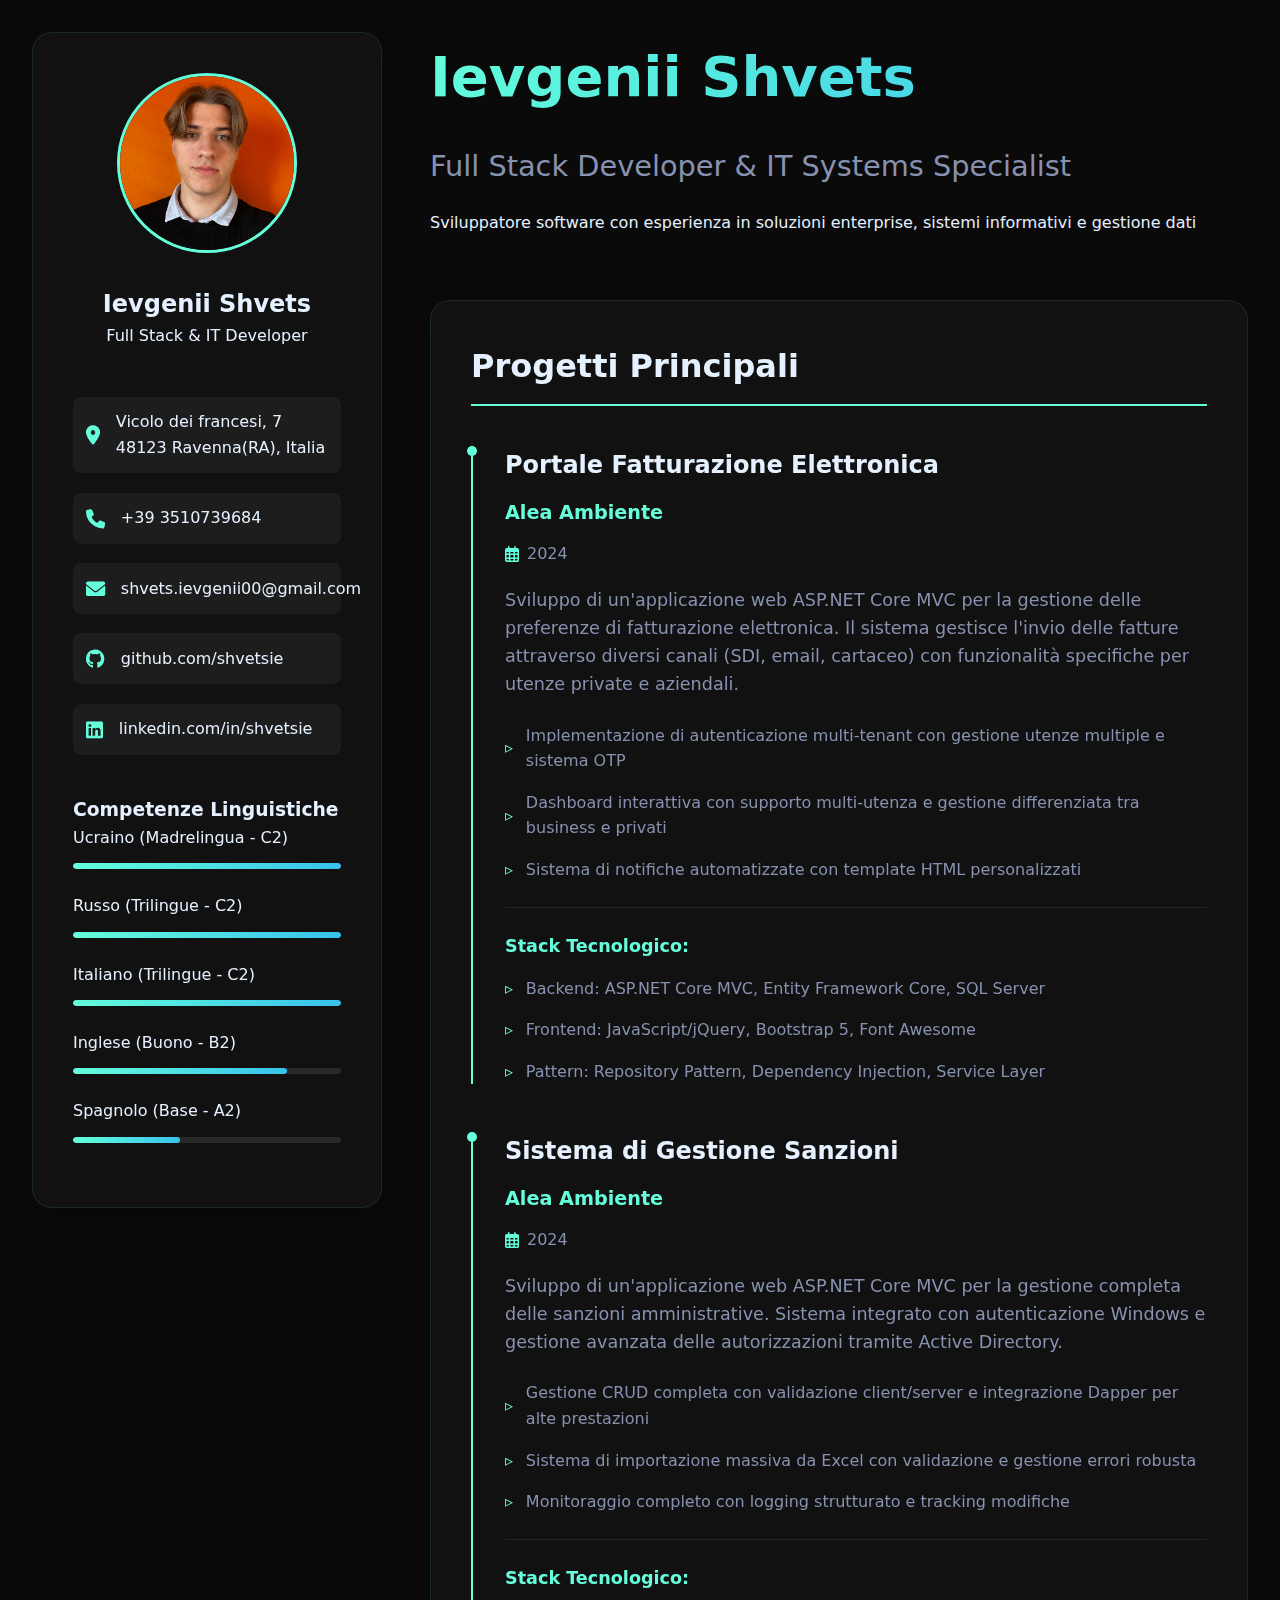
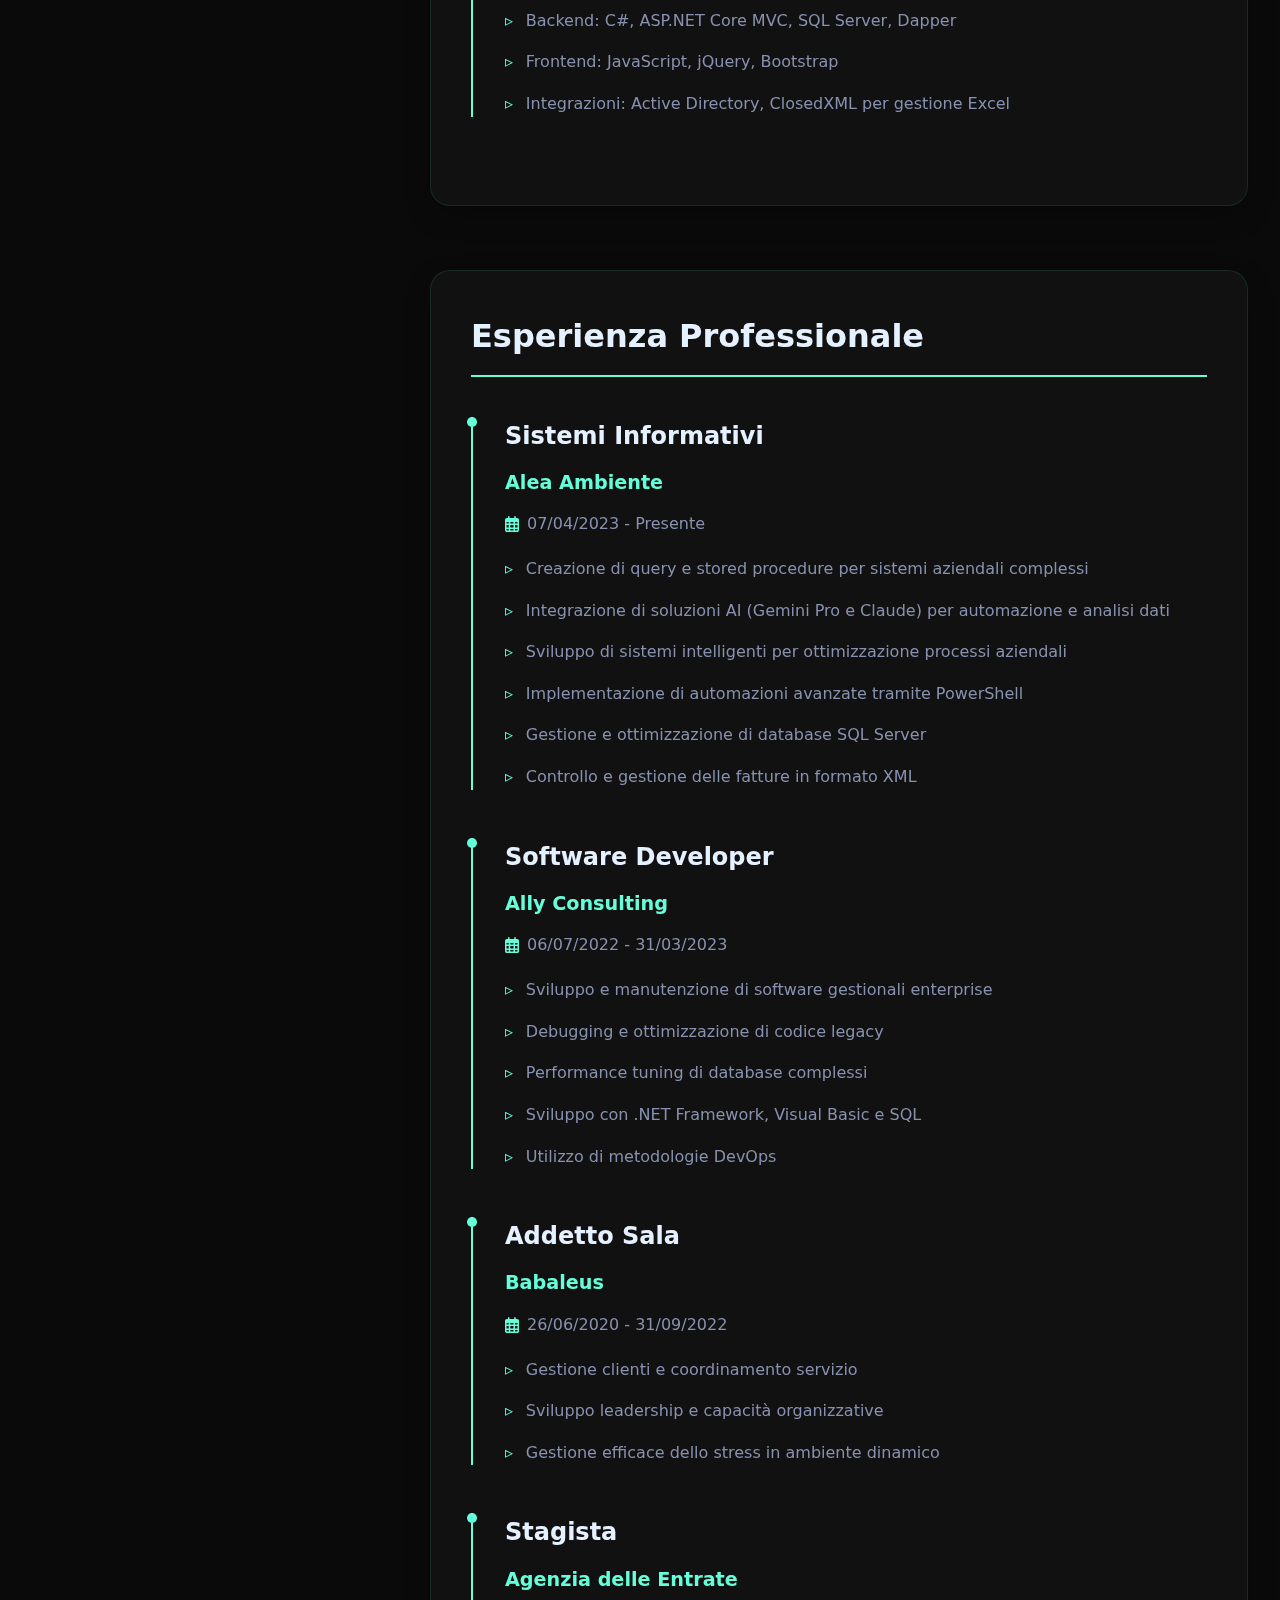
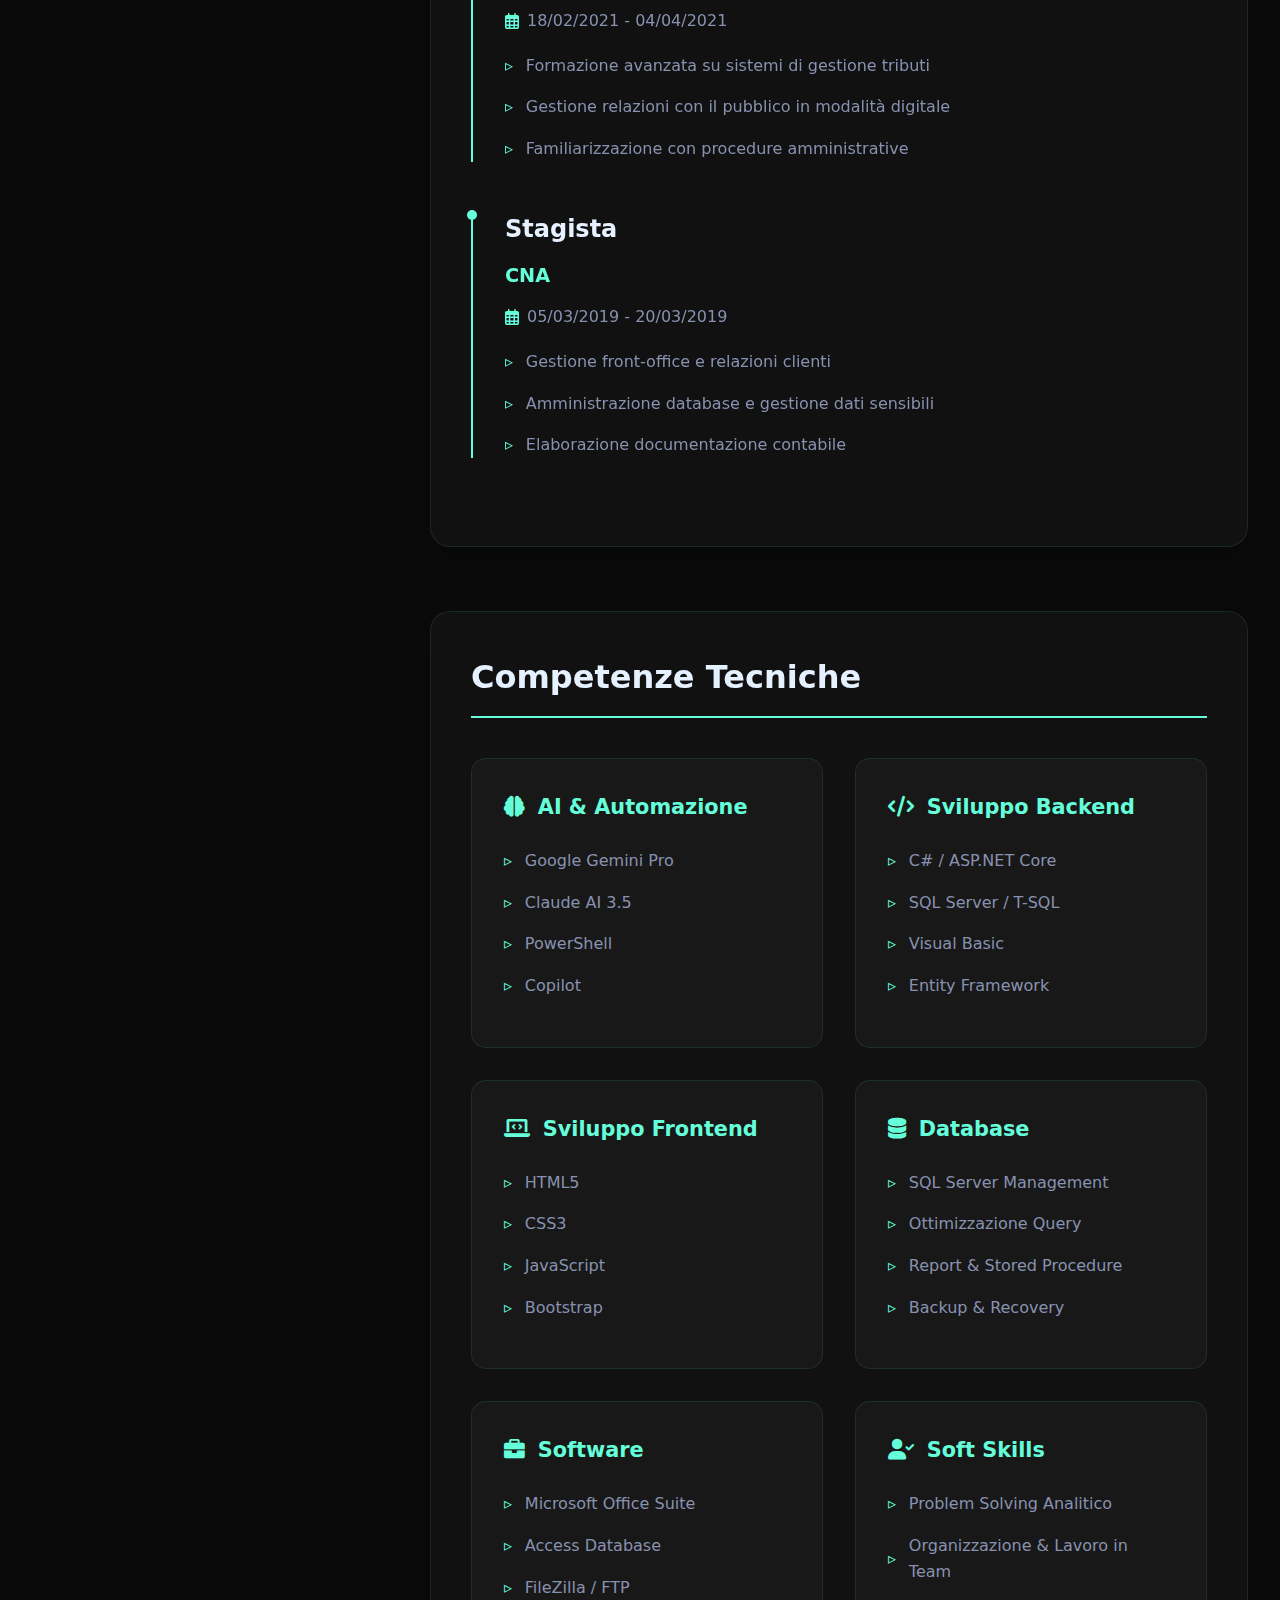
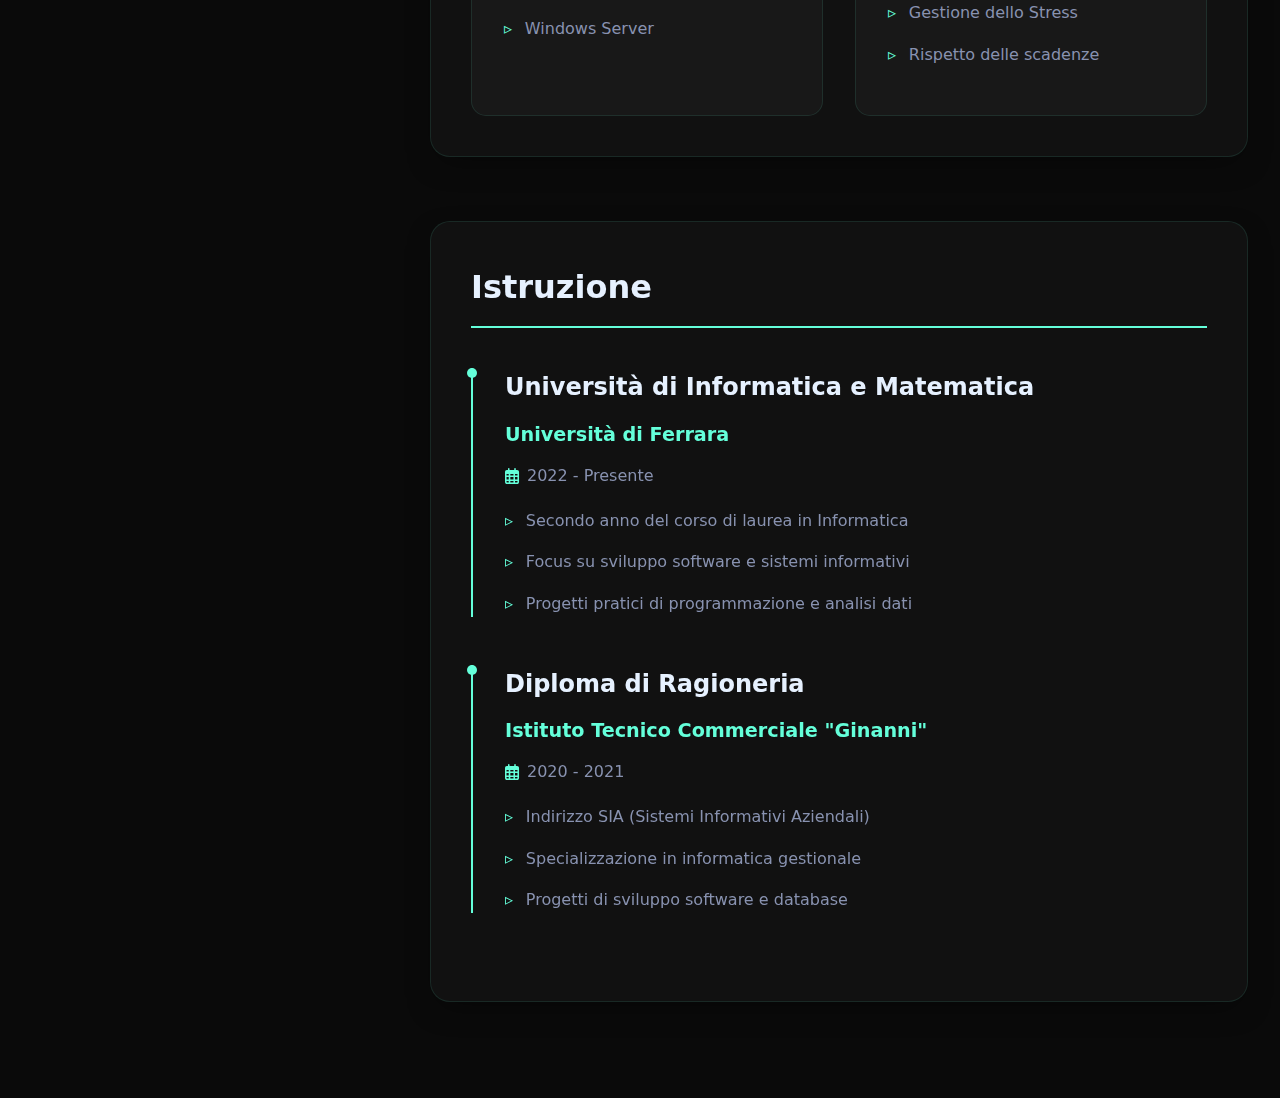
<file: index.html>
<!DOCTYPE html>
<html lang="it">
<head>
    <meta charset="UTF-8">
    <meta name="viewport" content="width=device-width, initial-scale=1.0">
    <meta http-equiv="Content-Security-Policy" content="default-src 'self' cdnjs.cloudflare.com; img-src 'self' data: https: blob:; style-src 'self' 'unsafe-inline' cdnjs.cloudflare.com; font-src cdnjs.cloudflare.com data: 'self'; script-src 'self' 'unsafe-inline'; connect-src 'self' blob:;">
    <link rel="icon" type="image/svg+xml" href="favicon.svg">
    <title>Shvets Ievgenii - CV</title>
    <link href="https://cdnjs.cloudflare.com/ajax/libs/font-awesome/6.0.0/css/all.min.css" rel="stylesheet">
    <link rel="stylesheet" href="style.css">
</head>
<body>
    <div class="container">
        <aside class="sidebar">
            <div class="profile">
                <img src="Foto_Profilo.jpg" alt="Profile" class="profile-img">
                <h2>Ievgenii Shvets</h2>
                <p>Full Stack & IT Developer</p>
            </div>

            <div class="contact-info">
                <div class="contact-item">
                    <i class="fas fa-map-marker-alt"></i>
                    <span>Vicolo dei francesi, 7 48123 Ravenna(RA), Italia</span>
                </div>
                <div class="contact-item">
                    <i class="fas fa-phone"></i>
                    <span>+39 3510739684</span>
                </div>
                <div class="contact-item">
                    <i class="fas fa-envelope"></i>
                    <span>shvets.ievgenii00@gmail.com</span>
                </div>
                <div class="contact-item">
                    <i class="fab fa-github"></i>
                    <span>github.com/shvetsie</span>
                </div>
                <div class="contact-item">
                    <i class="fab fa-linkedin"></i>
                    <span>linkedin.com/in/shvetsie</span>
                </div>
            </div>

            <div class="languages-section">
                <h3>Competenze Linguistiche</h3>
                
                <div class="language-item">
                    <p>Ucraino (Madrelingua - C2)</p>
                    <div class="language-bar">
                        <div class="language-progress" style="width: 100%"></div>
                    </div>
                </div>

                <div class="language-item">
                    <p>Russo (Trilingue - C2)</p>
                    <div class="language-bar">
                        <div class="language-progress" style="width: 100%"></div>
                    </div>
                </div>

                <div class="language-item">
                    <p>Italiano (Trilingue - C2)</p>
                    <div class="language-bar">
                        <div class="language-progress" style="width: 100%"></div>
                    </div>
                </div>

                <div class="language-item">
                    <p>Inglese (Buono - B2)</p>
                    <div class="language-bar">
                        <div class="language-progress" style="width: 80%"></div>
                    </div>
                </div>

                <div class="language-item">
                    <p>Spagnolo (Base - A2)</p>
                    <div class="language-bar">
                        <div class="language-progress" style="width: 40%"></div>
                    </div>
                </div>
            </div>
        </aside>

        <main class="main-content">
            <header class="header">
                <h1 class="name">Ievgenii Shvets</h1>
                <p class="title">Full Stack Developer & IT Systems Specialist</p>
                <p>Sviluppatore software con esperienza in soluzioni enterprise, sistemi informativi e gestione dati</p>
            </header>

            <section class="section">
                <h2 class="section-title">Progetti Principali</h2>
                
                <div class="experience-item">
                    <h3 class="experience-title">Portale Fatturazione Elettronica</h3>
                    <p class="experience-company">Alea Ambiente</p>
                    <p class="date"><i class="far fa-calendar-alt"></i>2024</p>
                    <p class="project-description">
                        Sviluppo di un'applicazione web ASP.NET Core MVC per la gestione delle preferenze di fatturazione elettronica. Il sistema gestisce l'invio delle fatture attraverso diversi canali (SDI, email, cartaceo) con funzionalità specifiche per utenze private e aziendali.
                    </p>
                    <ul class="skill-list">
                        <li>Implementazione di autenticazione multi-tenant con gestione utenze multiple e sistema OTP</li>
                        <li>Dashboard interattiva con supporto multi-utenza e gestione differenziata tra business e privati</li>
                        <li>Sistema di notifiche automatizzate con template HTML personalizzati</li>
                    </ul>
                    <div class="technical-stack">
                        <p><strong>Stack Tecnologico:</strong></p>
                        <ul class="skill-list">
                            <li>Backend: ASP.NET Core MVC, Entity Framework Core, SQL Server</li>
                            <li>Frontend: JavaScript/jQuery, Bootstrap 5, Font Awesome</li>
                            <li>Pattern: Repository Pattern, Dependency Injection, Service Layer</li>
                        </ul>
                    </div>
                </div>

                <div class="experience-item">
                    <h3 class="experience-title">Sistema di Gestione Sanzioni</h3>
                    <p class="experience-company">Alea Ambiente</p>
                    <p class="date"><i class="far fa-calendar-alt"></i>2024</p>
                    <p class="project-description">
                        Sviluppo di un'applicazione web ASP.NET Core MVC per la gestione completa delle sanzioni amministrative. Sistema integrato con autenticazione Windows e gestione avanzata delle autorizzazioni tramite Active Directory.
                    </p>
                    <ul class="skill-list">
                        <li>Gestione CRUD completa con validazione client/server e integrazione Dapper per alte prestazioni</li>
                        <li>Sistema di importazione massiva da Excel con validazione e gestione errori robusta</li>
                        <li>Monitoraggio completo con logging strutturato e tracking modifiche</li>
                    </ul>
                    <div class="technical-stack">
                        <p><strong>Stack Tecnologico:</strong></p>
                        <ul class="skill-list">
                            <li>Backend: C#, ASP.NET Core MVC, SQL Server, Dapper</li>
                            <li>Frontend: JavaScript, jQuery, Bootstrap</li>
                            <li>Integrazioni: Active Directory, ClosedXML per gestione Excel</li>
                        </ul>
                    </div>
                </div>
            </section>

            <section class="section">
                <h2 class="section-title">Esperienza Professionale</h2>
                
                <div class="experience-item">
                    <h3 class="experience-title">Sistemi Informativi</h3>
                    <p class="experience-company">Alea Ambiente</p>
                    <p class="date"><i class="far fa-calendar-alt"></i>07/04/2023 - Presente</p>
                    <ul class="skill-list">
                        <li>Creazione di query e stored procedure per sistemi aziendali complessi</li>
                        <li>Integrazione di soluzioni AI (Gemini Pro e Claude) per automazione e analisi dati</li>
                        <li>Sviluppo di sistemi intelligenti per ottimizzazione processi aziendali</li>
                        <li>Implementazione di automazioni avanzate tramite PowerShell</li>
                        <li>Gestione e ottimizzazione di database SQL Server</li>
                        <li>Controllo e gestione delle fatture in formato XML</li>
                    </ul>
                </div>

                <div class="experience-item">
                    <h3 class="experience-title">Software Developer</h3>
                    <p class="experience-company">Ally Consulting</p>
                    <p class="date"><i class="far fa-calendar-alt"></i>06/07/2022 - 31/03/2023</p>
                    <ul class="skill-list">
                        <li>Sviluppo e manutenzione di software gestionali enterprise</li>
                        <li>Debugging e ottimizzazione di codice legacy</li>
                        <li>Performance tuning di database complessi</li>
                        <li>Sviluppo con .NET Framework, Visual Basic e SQL</li>
                        <li>Utilizzo di metodologie DevOps</li>
                    </ul>
                </div>

                <div class="experience-item">
                    <h3 class="experience-title">Addetto Sala</h3>
                    <p class="experience-company">Babaleus</p>
                    <p class="date"><i class="far fa-calendar-alt"></i>26/06/2020 - 31/09/2022</p>
                    <ul class="skill-list">
                        <li>Gestione clienti e coordinamento servizio</li>
                        <li>Sviluppo leadership e capacità organizzative</li>
                        <li>Gestione efficace dello stress in ambiente dinamico</li>
                    </ul>
                </div>

                <div class="experience-item">
                    <h3 class="experience-title">Stagista</h3>
                    <p class="experience-company">Agenzia delle Entrate</p>
                    <p class="date"><i class="far fa-calendar-alt"></i>18/02/2021 - 04/04/2021</p>
                    <ul class="skill-list">
                        <li>Formazione avanzata su sistemi di gestione tributi</li>
                        <li>Gestione relazioni con il pubblico in modalità digitale</li>
                        <li>Familiarizzazione con procedure amministrative</li>
                    </ul>
                </div>

                <div class="experience-item">
                    <h3 class="experience-title">Stagista</h3>
                    <p class="experience-company">CNA</p>
                    <p class="date"><i class="far fa-calendar-alt"></i>05/03/2019 - 20/03/2019</p>
                    <ul class="skill-list">
                        <li>Gestione front-office e relazioni clienti</li>
                        <li>Amministrazione database e gestione dati sensibili</li>
                        <li>Elaborazione documentazione contabile</li>
                    </ul>
                </div>
            </section>

            <section class="section">
                <h2 class="section-title">Competenze Tecniche</h2>
                <div class="skills-grid">
                    <div class="skill-category">
                        <h3><i class="fas fa-brain"></i> AI & Automazione</h3>
                        <ul class="skill-list">
                            <li>Google Gemini Pro</li>
                            <li>Claude AI 3.5</li>
                            <li>PowerShell</li>
                            <li>Copilot</li>
                        </ul>
                    </div>

                    <div class="skill-category">
                        <h3><i class="fas fa-code"></i> Sviluppo Backend</h3>
                        <ul class="skill-list">
                            <li>C# / ASP.NET Core</li>
                            <li>SQL Server / T-SQL</li>
                            <li>Visual Basic</li>
                            <li>Entity Framework</li>
                        </ul>
                    </div>

                    <div class="skill-category">
                        <h3><i class="fas fa-laptop-code"></i> Sviluppo Frontend</h3>
                        <ul class="skill-list">
                            <li>HTML5</li>
                            <li>CSS3</li>
                            <li>JavaScript</li>
                            <li>Bootstrap</li>
                        </ul>
                    </div>

                    <div class="skill-category">
                        <h3><i class="fas fa-database"></i> Database</h3>
                        <ul class="skill-list">
                            <li>SQL Server Management</li>
                            <li>Ottimizzazione Query</li>
                            <li>Report & Stored Procedure</li>
                            <li>Backup & Recovery</li>
                        </ul>
                    </div>

                    <div class="skill-category">
                        <h3><i class="fas fa-briefcase"></i> Software</h3>
                        <ul class="skill-list">
                            <li>Microsoft Office Suite</li>
                            <li>Access Database</li>
                            <li>FileZilla / FTP</li>
                            <li>Windows Server</li>
                        </ul>
                    </div>

                    <div class="skill-category">
                        <h3><i class="fas fa-user-check"></i> Soft Skills</h3>
                        <ul class="skill-list">
                            <li>Problem Solving Analitico</li>
                            <li>Organizzazione & Lavoro in Team</li>
                            <li>Gestione dello Stress</li>
                            <li>Rispetto delle scadenze</li>
                        </ul>
                    </div>
                </div>
            </section>

            <section class="section">
                <h2 class="section-title">Istruzione</h2>
                <div class="experience-item">
                    <h3 class="experience-title">Università di Informatica e Matematica</h3>
                    <p class="experience-company">Università di Ferrara</p>
                    <p class="date"><i class="far fa-calendar-alt"></i>2022 - Presente</p>
                    <ul class="skill-list">
                        <li>Secondo anno del corso di laurea in Informatica</li>
                        <li>Focus su sviluppo software e sistemi informativi</li>
                        <li>Progetti pratici di programmazione e analisi dati</li>
                    </ul>
                </div>

                <div class="experience-item">
                    <h3 class="experience-title">Diploma di Ragioneria</h3>
                    <p class="experience-company">Istituto Tecnico Commerciale "Ginanni"</p>
                    <p class="date"><i class="far fa-calendar-alt"></i>2020 - 2021</p>
                    <ul class="skill-list">
                        <li>Indirizzo SIA (Sistemi Informativi Aziendali)</li>
                        <li>Specializzazione in informatica gestionale</li>
                        <li>Progetti di sviluppo software e database</li>
                    </ul>
                </div>
            </section>
        </main>
    </div>
</body>
</html>
</file>
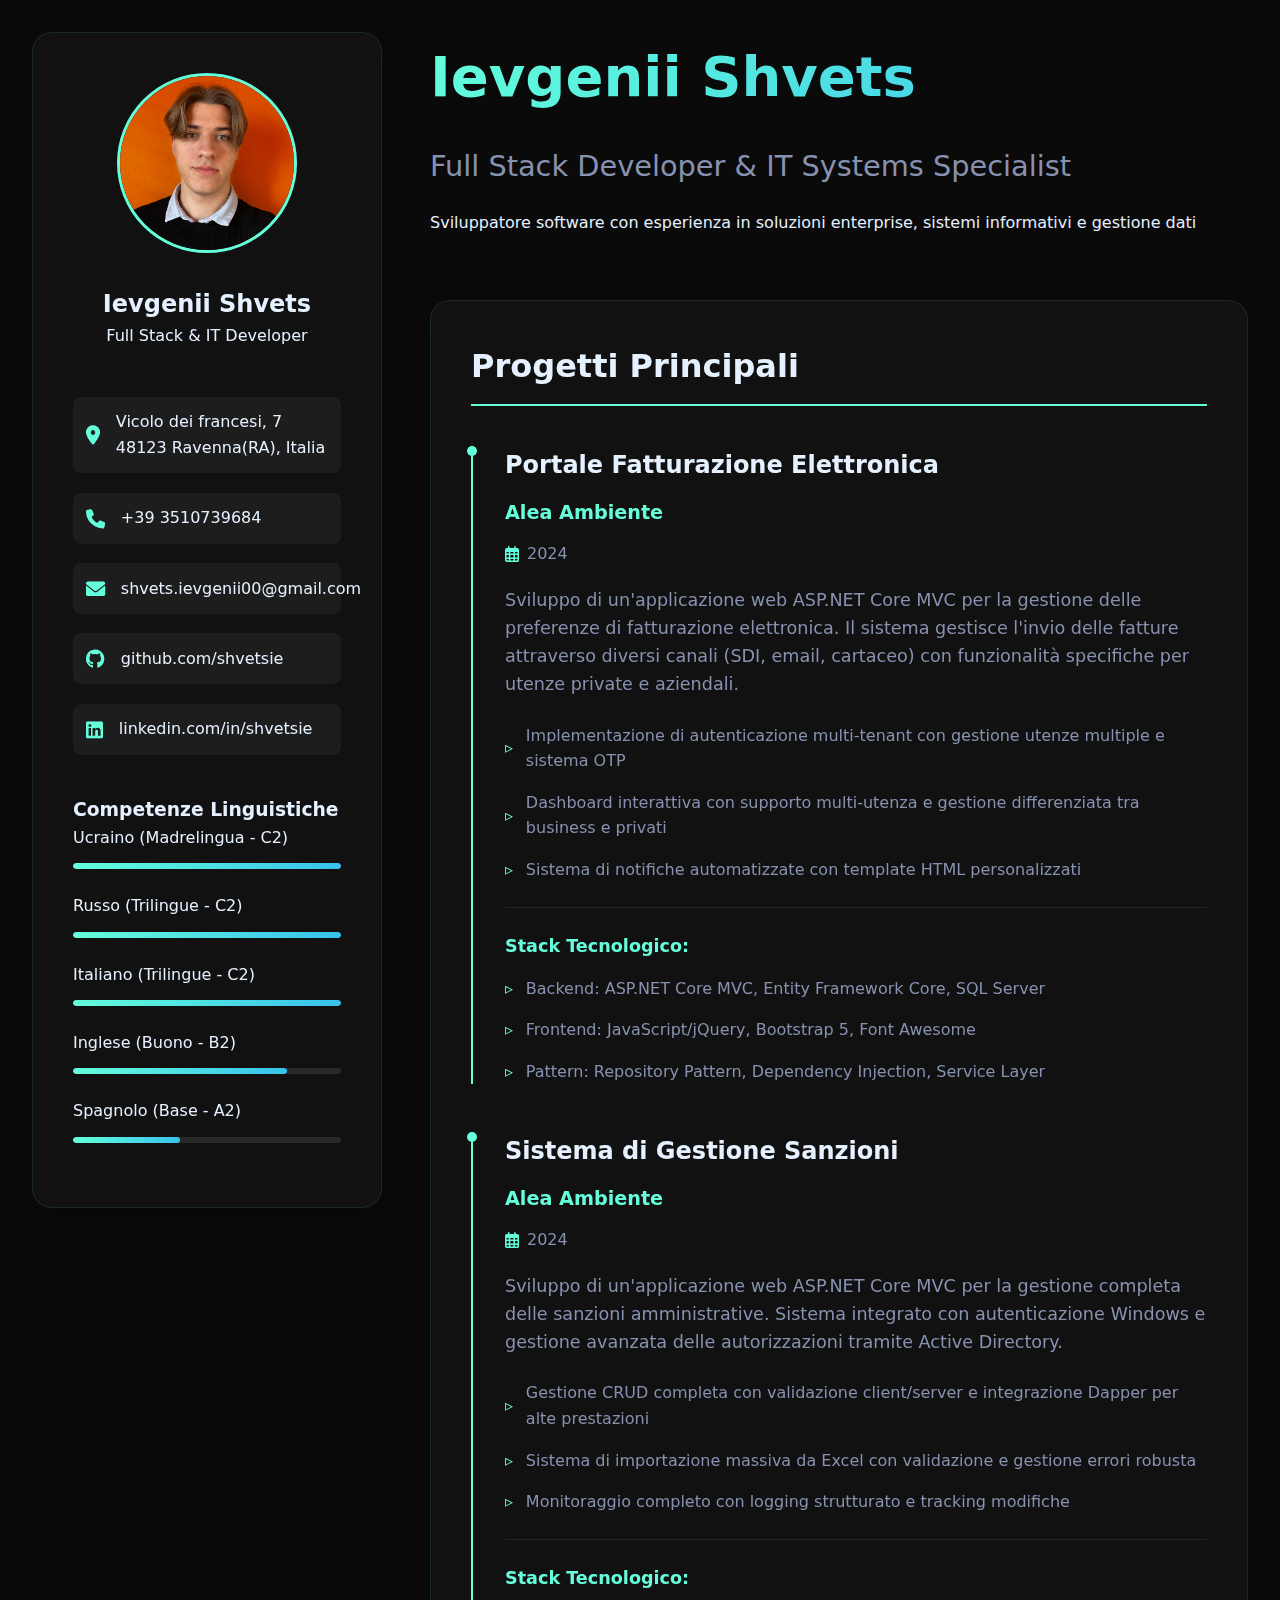
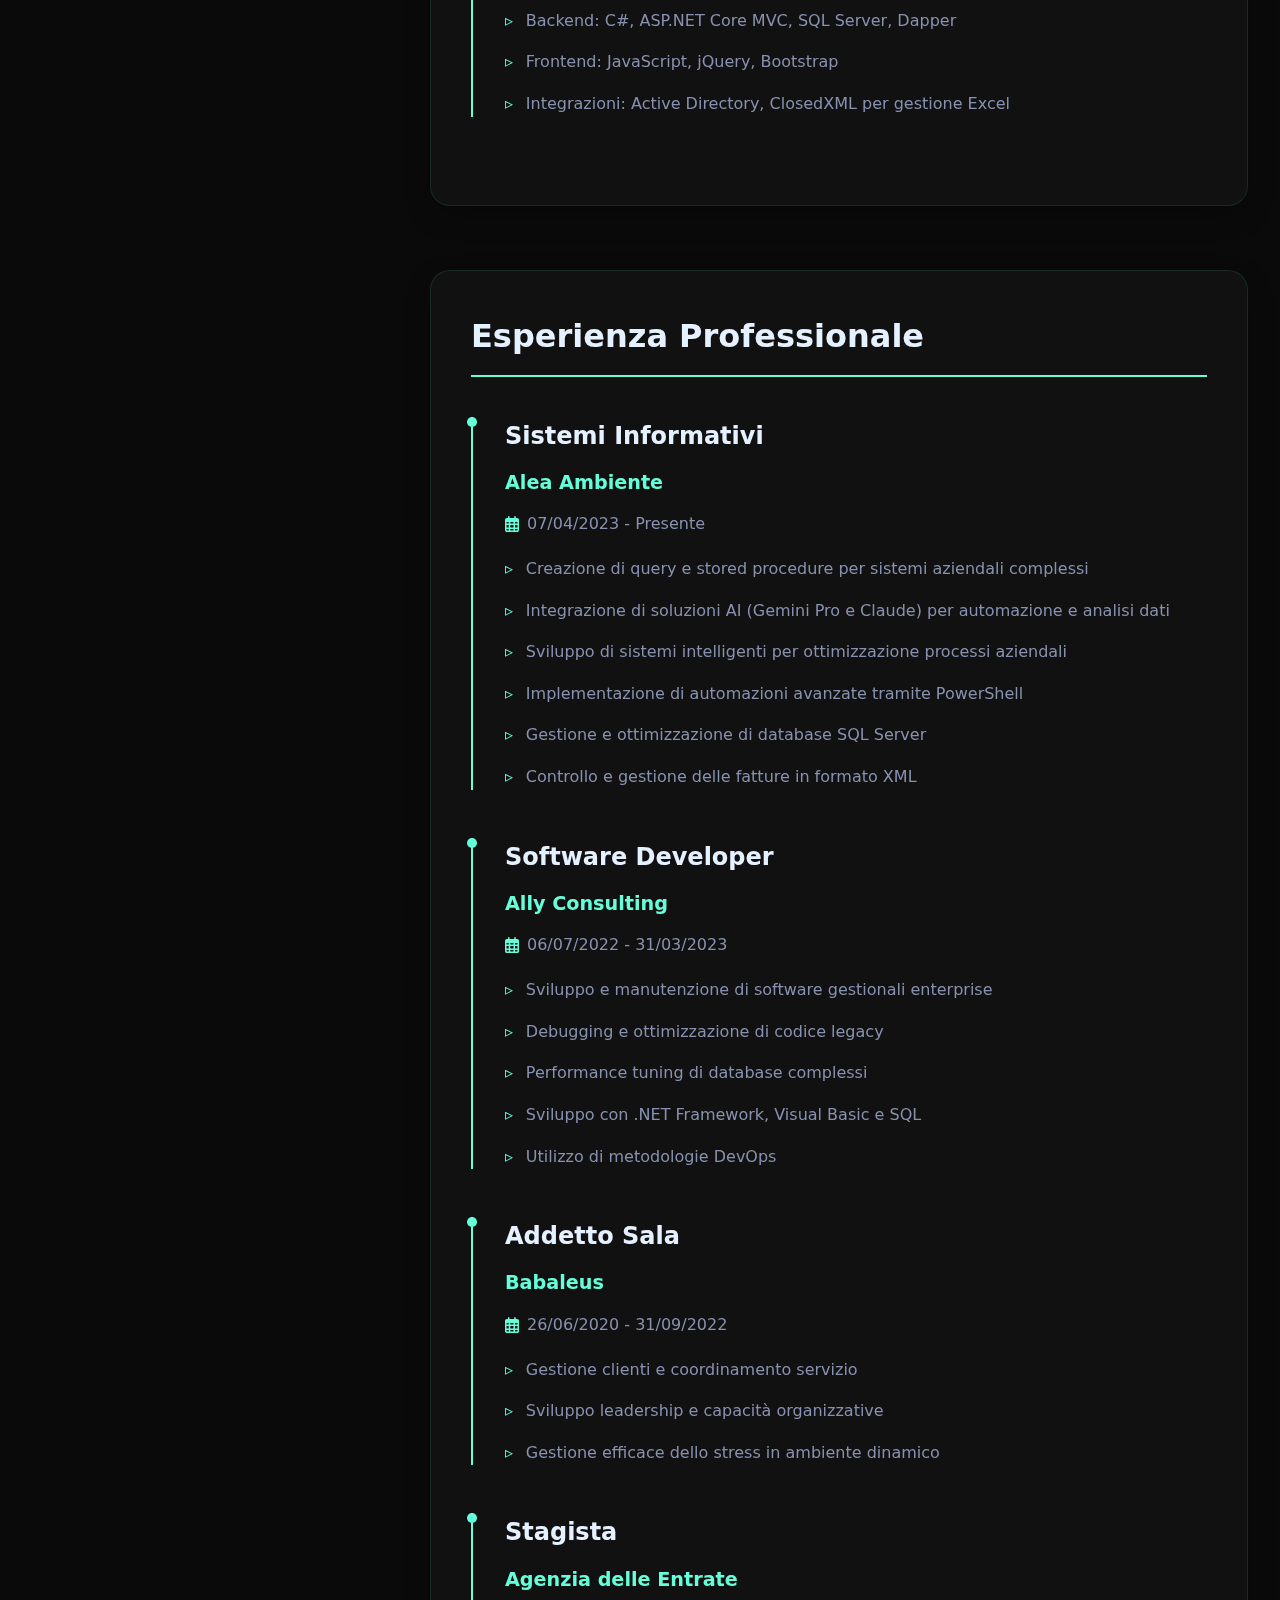
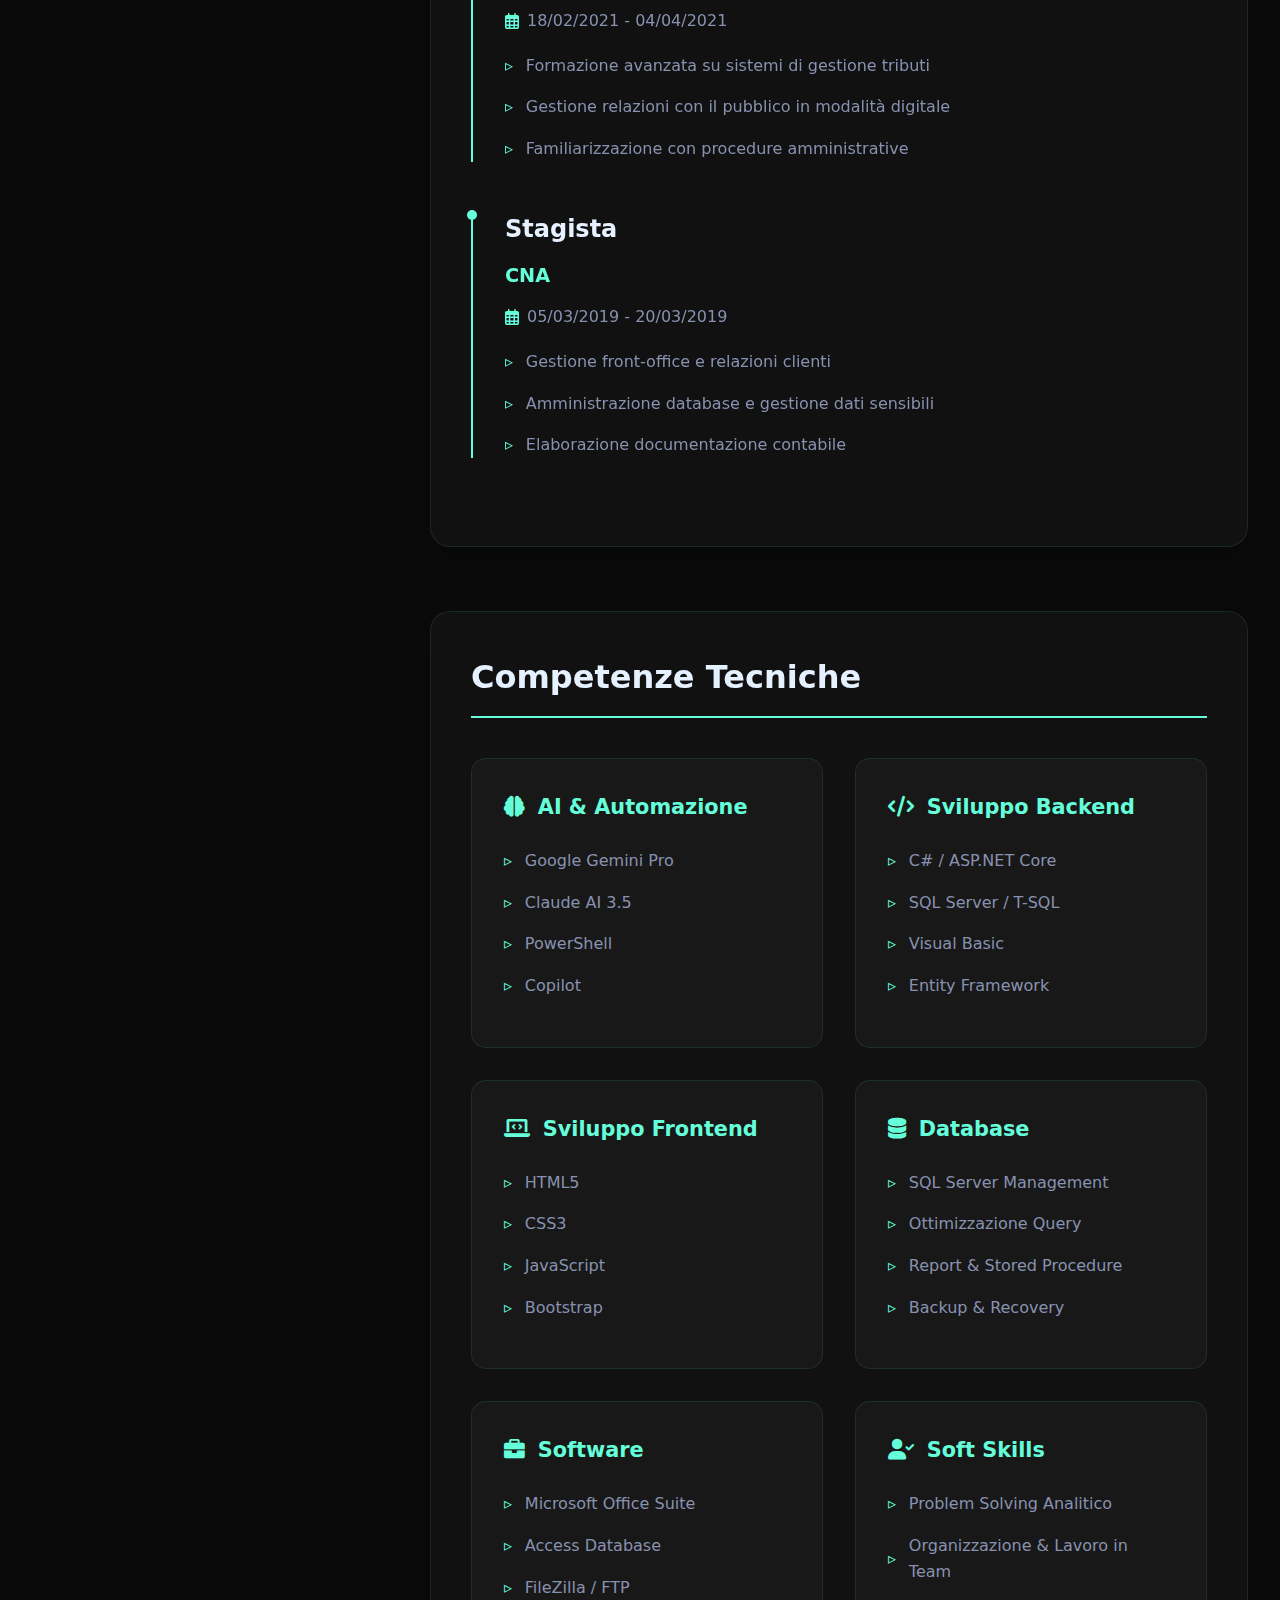
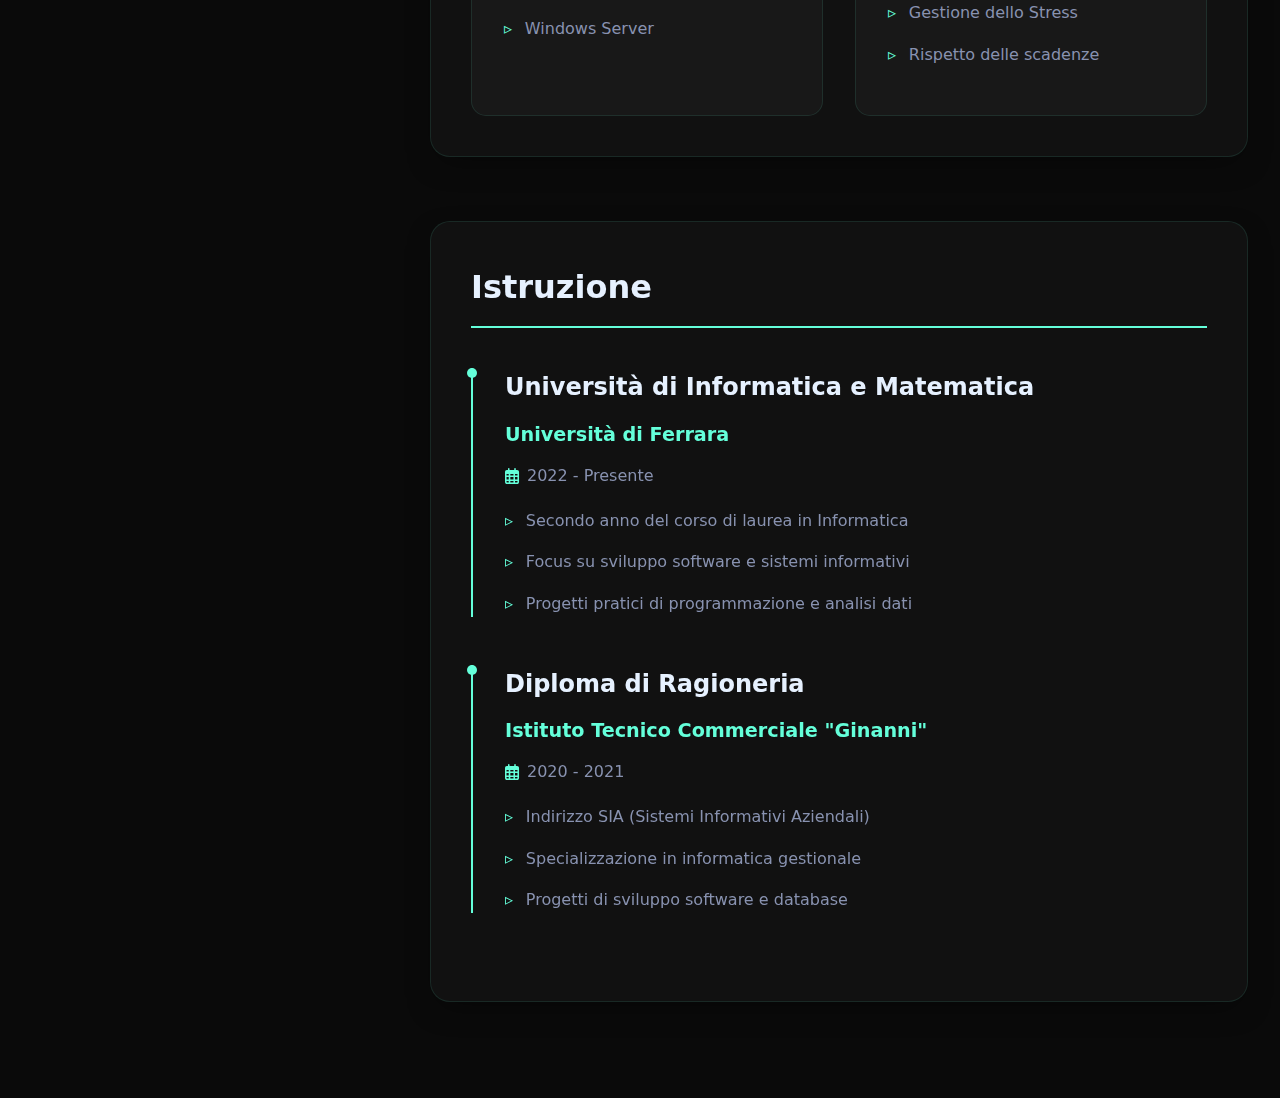
<file: cv.html>
<!DOCTYPE html>
<html lang="it">
<head>
    <meta charset="UTF-8">
    <meta name="viewport" content="width=device-width, initial-scale=1.0">
    <meta http-equiv="Content-Security-Policy" content="default-src 'self' cdnjs.cloudflare.com; img-src 'self' data: https:; style-src 'self' 'unsafe-inline' cdnjs.cloudflare.com; font-src cdnjs.cloudflare.com data:;">
    <title>Shvets Ievgenii - CV</title>
    <link href="https://cdnjs.cloudflare.com/ajax/libs/font-awesome/6.0.0/css/all.min.css" rel="stylesheet">
    <link rel="stylesheet" href="style.css" asp-append-version="true" />
</head>
<body>
    <div class="container">
        <aside class="sidebar">
            <div class="profile">
                <img src="Foto_Profilo.jpg" alt="Profile" class="profile-img">
                <h2>Ievgenii Shvets</h2>
                <p>Full Stack & IT Developer</p>
            </div>

            <div class="contact-info">
                <div class="contact-item">
                    <i class="fas fa-map-marker-alt"></i>
                    <span>Vicolo dei francesi, 7 48123 Ravenna(RA), Italia</span>
                </div>
                <div class="contact-item">
                    <i class="fas fa-phone"></i>
                    <span>+39 3510739684</span>
                </div>
                <div class="contact-item">
                    <i class="fas fa-envelope"></i>
                    <span>shvets.ievgenii00@gmail.com</span>
                </div>
                <div class="contact-item">
                    <i class="fab fa-github"></i>
                    <span>github.com/shvetsie</span>
                </div>
                <div class="contact-item">
                    <i class="fab fa-linkedin"></i>
                    <span>linkedin.com/in/shvetsie</span>
                </div>
            </div>

            <div class="languages-section">
                <h3>Competenze Linguistiche</h3>
                
                <div class="language-item">
                    <p>Ucraino (Madrelingua - C2)</p>
                    <div class="language-bar">
                        <div class="language-progress" style="width: 100%"></div>
                    </div>
                </div>

                <div class="language-item">
                    <p>Russo (Trilingue - C2)</p>
                    <div class="language-bar">
                        <div class="language-progress" style="width: 100%"></div>
                    </div>
                </div>

                <div class="language-item">
                    <p>Italiano (Trilingue - C2)</p>
                    <div class="language-bar">
                        <div class="language-progress" style="width: 100%"></div>
                    </div>
                </div>

                <div class="language-item">
                    <p>Inglese (Buono - B2)</p>
                    <div class="language-bar">
                        <div class="language-progress" style="width: 80%"></div>
                    </div>
                </div>

                <div class="language-item">
                    <p>Spagnolo (Base - A2)</p>
                    <div class="language-bar">
                        <div class="language-progress" style="width: 40%"></div>
                    </div>
                </div>
            </div>
        </aside>

        <main class="main-content">
            <header class="header">
                <h1 class="name">Ievgenii Shvets</h1>
                <p class="title">Full Stack Developer & IT Systems Specialist</p>
                <p>Sviluppatore software con esperienza in soluzioni enterprise, sistemi informativi e gestione dati</p>
            </header>

            <section class="section">
                <h2 class="section-title">Progetti Principali</h2>
                
                <div class="experience-item">
                    <h3 class="experience-title">Portale Fatturazione Elettronica</h3>
                    <p class="experience-company">Alea Ambiente</p>
                    <p class="date"><i class="far fa-calendar-alt"></i>2024</p>
                    <p class="project-description">
                        Sviluppo di un'applicazione web ASP.NET Core MVC per la gestione delle preferenze di fatturazione elettronica. Il sistema gestisce l'invio delle fatture attraverso diversi canali (SDI, email, cartaceo) con funzionalità specifiche per utenze private e aziendali.
                    </p>
                    <ul class="skill-list">
                        <li>Implementazione di autenticazione multi-tenant con gestione utenze multiple e sistema OTP</li>
                        <li>Dashboard interattiva con supporto multi-utenza e gestione differenziata tra business e privati</li>
                        <li>Sistema di notifiche automatizzate con template HTML personalizzati</li>
                    </ul>
                    <div class="technical-stack">
                        <p><strong>Stack Tecnologico:</strong></p>
                        <ul class="skill-list">
                            <li>Backend: ASP.NET Core MVC, Entity Framework Core, SQL Server</li>
                            <li>Frontend: JavaScript/jQuery, Bootstrap 5, Font Awesome</li>
                            <li>Pattern: Repository Pattern, Dependency Injection, Service Layer</li>
                        </ul>
                    </div>
                </div>

                <div class="experience-item">
                    <h3 class="experience-title">Sistema di Gestione Sanzioni</h3>
                    <p class="experience-company">Alea Ambiente</p>
                    <p class="date"><i class="far fa-calendar-alt"></i>2024</p>
                    <p class="project-description">
                        Sviluppo di un'applicazione web ASP.NET Core MVC per la gestione completa delle sanzioni amministrative. Sistema integrato con autenticazione Windows e gestione avanzata delle autorizzazioni tramite Active Directory.
                    </p>
                    <ul class="skill-list">
                        <li>Gestione CRUD completa con validazione client/server e integrazione Dapper per alte prestazioni</li>
                        <li>Sistema di importazione massiva da Excel con validazione e gestione errori robusta</li>
                        <li>Monitoraggio completo con logging strutturato e tracking modifiche</li>
                    </ul>
                    <div class="technical-stack">
                        <p><strong>Stack Tecnologico:</strong></p>
                        <ul class="skill-list">
                            <li>Backend: C#, ASP.NET Core MVC, SQL Server, Dapper</li>
                            <li>Frontend: JavaScript, jQuery, Bootstrap</li>
                            <li>Integrazioni: Active Directory, ClosedXML per gestione Excel</li>
                        </ul>
                    </div>
                </div>
            </section>

            <section class="section">
                <h2 class="section-title">Esperienza Professionale</h2>
                
                <div class="experience-item">
                    <h3 class="experience-title">Sistemi Informativi</h3>
                    <p class="experience-company">Alea Ambiente</p>
                    <p class="date"><i class="far fa-calendar-alt"></i>07/04/2023 - Presente</p>
                    <ul class="skill-list">
                        <li>Creazione di query e stored procedure per sistemi aziendali complessi</li>
                        <li>Integrazione di soluzioni AI (Gemini Pro e Claude) per automazione e analisi dati</li>
                        <li>Sviluppo di sistemi intelligenti per ottimizzazione processi aziendali</li>
                        <li>Implementazione di automazioni avanzate tramite PowerShell</li>
                        <li>Gestione e ottimizzazione di database SQL Server</li>
                        <li>Controllo e gestione delle fatture in formato XML</li>
                    </ul>
                </div>

                <div class="experience-item">
                    <h3 class="experience-title">Software Developer</h3>
                    <p class="experience-company">Ally Consulting</p>
                    <p class="date"><i class="far fa-calendar-alt"></i>06/07/2022 - 31/03/2023</p>
                    <ul class="skill-list">
                        <li>Sviluppo e manutenzione di software gestionali enterprise</li>
                        <li>Debugging e ottimizzazione di codice legacy</li>
                        <li>Performance tuning di database complessi</li>
                        <li>Sviluppo con .NET Framework, Visual Basic e SQL</li>
                        <li>Utilizzo di metodologie DevOps</li>
                    </ul>
                </div>

                <div class="experience-item">
                    <h3 class="experience-title">Addetto Sala</h3>
                    <p class="experience-company">Babaleus</p>
                    <p class="date"><i class="far fa-calendar-alt"></i>26/06/2020 - 31/09/2022</p>
                    <ul class="skill-list">
                        <li>Gestione clienti e coordinamento servizio</li>
                        <li>Sviluppo leadership e capacità organizzative</li>
                        <li>Gestione efficace dello stress in ambiente dinamico</li>
                    </ul>
                </div>

                <div class="experience-item">
                    <h3 class="experience-title">Stagista</h3>
                    <p class="experience-company">Agenzia delle Entrate</p>
                    <p class="date"><i class="far fa-calendar-alt"></i>18/02/2021 - 04/04/2021</p>
                    <ul class="skill-list">
                        <li>Formazione avanzata su sistemi di gestione tributi</li>
                        <li>Gestione relazioni con il pubblico in modalità digitale</li>
                        <li>Familiarizzazione con procedure amministrative</li>
                    </ul>
                </div>

                <div class="experience-item">
                    <h3 class="experience-title">Stagista</h3>
                    <p class="experience-company">CNA</p>
                    <p class="date"><i class="far fa-calendar-alt"></i>05/03/2019 - 20/03/2019</p>
                    <ul class="skill-list">
                        <li>Gestione front-office e relazioni clienti</li>
                        <li>Amministrazione database e gestione dati sensibili</li>
                        <li>Elaborazione documentazione contabile</li>
                    </ul>
                </div>
            </section>

            <section class="section">
                <h2 class="section-title">Competenze Tecniche</h2>
                <div class="skills-grid">
                    <div class="skill-category">
                        <h3><i class="fas fa-brain"></i> AI & Automazione</h3>
                        <ul class="skill-list">
                            <li>Google Gemini Pro</li>
                            <li>Claude AI 3.5</li>
                            <li>PowerShell</li>
                            <li>Copilot</li>
                        </ul>
                    </div>

                    <div class="skill-category">
                        <h3><i class="fas fa-code"></i> Sviluppo Backend</h3>
                        <ul class="skill-list">
                            <li>C# / ASP.NET Core</li>
                            <li>SQL Server / T-SQL</li>
                            <li>Visual Basic</li>
                            <li>Entity Framework</li>
                        </ul>
                    </div>

                    <div class="skill-category">
                        <h3><i class="fas fa-laptop-code"></i> Sviluppo Frontend</h3>
                        <ul class="skill-list">
                            <li>HTML5</li>
                            <li>CSS3</li>
                            <li>JavaScript</li>
                            <li>Bootstrap</li>
                        </ul>
                    </div>

                    <div class="skill-category">
                        <h3><i class="fas fa-database"></i> Database</h3>
                        <ul class="skill-list">
                            <li>SQL Server Management</li>
                            <li>Ottimizzazione Query</li>
                            <li>Report & Stored Procedure</li>
                            <li>Backup & Recovery</li>
                        </ul>
                    </div>

                    <div class="skill-category">
                        <h3><i class="fas fa-briefcase"></i> Software</h3>
                        <ul class="skill-list">
                            <li>Microsoft Office Suite</li>
                            <li>Access Database</li>
                            <li>FileZilla / FTP</li>
                            <li>Windows Server</li>
                        </ul>
                    </div>

                    <div class="skill-category">
                        <h3><i class="fas fa-user-check"></i> Soft Skills</h3>
                        <ul class="skill-list">
                            <li>Problem Solving Analitico</li>
                            <li>Organizzazione & Lavoro in Team</li>
                            <li>Gestione dello Stress</li>
                            <li>Rispetto delle scadenze</li>
                        </ul>
                    </div>
                </div>
            </section>

            <section class="section">
                <h2 class="section-title">Istruzione</h2>
                <div class="experience-item">
                    <h3 class="experience-title">Università di Informatica e Matematica</h3>
                    <p class="experience-company">Università di Ferrara</p>
                    <p class="date"><i class="far fa-calendar-alt"></i>2022 - Presente</p>
                    <ul class="skill-list">
                        <li>Secondo anno del corso di laurea in Informatica</li>
                        <li>Focus su sviluppo software e sistemi informativi</li>
                        <li>Progetti pratici di programmazione e analisi dati</li>
                    </ul>
                </div>

                <div class="experience-item">
                    <h3 class="experience-title">Diploma di Ragioneria</h3>
                    <p class="experience-company">Istituto Tecnico Commerciale "Ginanni"</p>
                    <p class="date"><i class="far fa-calendar-alt"></i>2020 - 2021</p>
                    <ul class="skill-list">
                        <li>Indirizzo SIA (Sistemi Informativi Aziendali)</li>
                        <li>Specializzazione in informatica gestionale</li>
                        <li>Progetti di sviluppo software e database</li>
                    </ul>
                </div>
            </section>
        </main>
    </div>
</body>
</html>
</file>
<file: style.css>
:root {
    --bg-primary: #0a0a0a;
    --bg-secondary: #111111;
    --accent-primary: #64ffda;
    --accent-secondary: #8892b0;
    --text-primary: #e6f1ff;
    --text-secondary: #8892b0;
    --gradient: linear-gradient(120deg, #64ffda, #0a84ff);
    --shadow: 0 10px 30px -10px rgba(0, 0, 0, 0.5);
}

@keyframes fadeUp {
    from {
        opacity: 0;
        transform: translateY(20px);
    }
    to {
        opacity: 1;
        transform: translateY(0);
    }
}

@keyframes gradientText {
    0% { background-position: 0% 50%; }
    50% { background-position: 100% 50%; }
    100% { background-position: 0% 50%; }
}

@keyframes borderGlow {
    0% { box-shadow: 0 0 5px var(--accent-primary); }
    50% { box-shadow: 0 0 20px var(--accent-primary); }
    100% { box-shadow: 0 0 5px var(--accent-primary); }
}

* {
    margin: 0;
    padding: 0;
    box-sizing: border-box;
    font-family: 'Segoe UI', system-ui, -apple-system, sans-serif;
}

body {
    background-color: var(--bg-primary);
    color: var(--text-primary);
    line-height: 1.6;
}

.container {
    max-width: 1400px;
    margin: 0 auto;
    padding: 2rem;
    display: grid;
    grid-template-columns: 350px 1fr;
    gap: 3rem;
}

.sidebar {
    background: var(--bg-secondary);
    padding: 2.5rem;
    border-radius: 20px;
    position: sticky;
    top: 2rem;
    height: fit-content;
    box-shadow: var(--shadow);
    animation: fadeUp 0.8s ease-out;
    border: 1px solid rgba(100, 255, 218, 0.1);
}

.profile {
    text-align: center;
    margin-bottom: 3rem;
}

.profile-img {
    width: 180px;
    height: 180px;
    border-radius: 50%;
    border: 3px solid var(--accent-primary);
    margin-bottom: 1.5rem;
    object-fit: cover;
    transition: all 0.3s ease;
    animation: borderGlow 3s infinite;
}

.profile-img:hover {
    transform: scale(1.05);
}

.contact-info {
    margin-bottom: 2.5rem;
}

.contact-item {
    display: flex;
    align-items: center;
    margin-bottom: 1.2rem;
    padding: 0.8rem;
    background: rgba(255, 255, 255, 0.05);
    border-radius: 8px;
    transition: all 0.3s ease;
}

.contact-item:hover {
    background: rgba(255, 255, 255, 0.1);
    transform: translateX(5px);
}

.contact-item i {
    margin-right: 1rem;
    color: var(--accent-primary);
    font-size: 1.2rem;
}

.languages-section {
    margin-top: 2.5rem;
}

.language-bar {
    height: 6px;
    background: rgba(255, 255, 255, 0.1);
    border-radius: 3px;
    margin: 0.8rem 0 1.5rem;
    overflow: hidden;
}

.language-progress {
    height: 100%;
    background: var(--gradient);
    background-size: 200% 200%;
    animation: gradientText 5s ease infinite;
    border-radius: 3px;
    transition: width 1.5s ease-out;
}

.main-content {
    animation: fadeUp 1s ease-out;
}

.header {
    margin-bottom: 4rem;
}

.name {
    font-size: 3.5rem;
    font-weight: 700;
    margin-bottom: 1.5rem;
    background: var(--gradient);
    background-size: 200% auto;
    -webkit-background-clip: text;
    color: transparent;
    animation: gradientText 5s ease infinite;
}

.title {
    font-size: 1.8rem;
    color: var(--accent-secondary);
    margin-bottom: 1.5rem;
    line-height: 1.4;
}

.section {
    margin-bottom: 4rem;
    padding: 2.5rem;
    background: var(--bg-secondary);
    border-radius: 20px;
    box-shadow: var(--shadow);
    border: 1px solid rgba(100, 255, 218, 0.1);
    transition: all 0.3s ease;
}

.section:hover {
    transform: translateY(-5px);
    border-color: var(--accent-primary);
}

.section-title {
    font-size: 2rem;
    color: var(--text-primary);
    margin-bottom: 2.5rem;
    padding-bottom: 0.8rem;
    border-bottom: 2px solid var(--accent-primary);
    position: relative;
}

.experience-item {
    margin-bottom: 3rem;
    padding-left: 2rem;
    border-left: 2px solid var(--accent-primary);
    position: relative;
}

.experience-item:hover::before {
    transform: scale(1.5);
}

.experience-item::before {
    content: '';
    position: absolute;
    left: -6px;
    top: 0;
    width: 10px;
    height: 10px;
    border-radius: 50%;
    background: var(--accent-primary);
    transition: all 0.3s ease;
}

.experience-title {
    font-size: 1.5rem;
    color: var(--text-primary);
    margin-bottom: 0.8rem;
}

.experience-company {
    color: var(--accent-primary);
    font-weight: 600;
    margin-bottom: 0.8rem;
    font-size: 1.2rem;
}

.date {
    font-size: 1rem;
    color: var(--text-secondary);
    margin-bottom: 1.2rem;
    display: flex;
    align-items: center;
}

.date i {
    margin-right: 0.5rem;
    color: var(--accent-primary);
}

.project-description {
    color: var(--text-secondary);
    margin-bottom: 1.5rem;
    line-height: 1.6;
    font-size: 1.1rem;
}

.technical-stack {
    margin-top: 1.5rem;
    padding-top: 1.5rem;
    border-top: 1px solid rgba(100, 255, 218, 0.1);
}

.technical-stack p {
    color: var(--accent-primary);
    margin-bottom: 1rem;
    font-size: 1.1rem;
}

.skills-grid {
    display: grid;
    grid-template-columns: repeat(auto-fit, minmax(280px, 1fr));
    gap: 2rem;
}

.skill-category {
    background: rgba(255, 255, 255, 0.03);
    padding: 2rem;
    border-radius: 15px;
    border: 1px solid rgba(100, 255, 218, 0.1);
    transition: all 0.3s ease;
}

.skill-category:hover {
    transform: translateY(-5px);
    border-color: var(--accent-primary);
    background: rgba(255, 255, 255, 0.05);
}

.skill-category h3 {
    color: var(--accent-primary);
    margin-bottom: 1.5rem;
    font-size: 1.3rem;
    display: flex;
    align-items: center;
}

.skill-category h3 i {
    margin-right: 0.8rem;
}

.skill-list {
    list-style: none;
}

.skill-list li {
    margin-bottom: 1rem;
    display: flex;
    align-items: center;
    color: var(--text-secondary);
    transition: all 0.3s ease;
}

.skill-list li::before {
    content: '▹';
    color: var(--accent-primary);
    margin-right: 0.8rem;
    flex-shrink: 0;
}

.skill-list li:hover {
    color: var(--text-primary);
    transform: translateX(5px);
}

@media (max-width: 1100px) {
    .container {
        grid-template-columns: 1fr;
    }

    .sidebar {
        position: relative;
        top: 0;
    }

    .skills-grid {
        grid-template-columns: repeat(2, 1fr);
    }
}

@media (max-width: 768px) {
    .skills-grid {
        grid-template-columns: 1fr;
    }

    .name {
        font-size: 2.5rem;
    }

    .section {
        padding: 1.5rem;
    }

    .technical-stack {
        margin-top: 1rem;
        padding-top: 1rem;
    }

    .project-description {
        font-size: 1rem;
    }
}

::-webkit-scrollbar {
    width: 8px;
}

::-webkit-scrollbar-track {
    background: var(--bg-secondary);
}

::-webkit-scrollbar-thumb {
    background: var(--accent-primary);
    border-radius: 4px;
}

::-webkit-scrollbar-thumb:hover {
    background: var(--accent-secondary);
}
</file>
